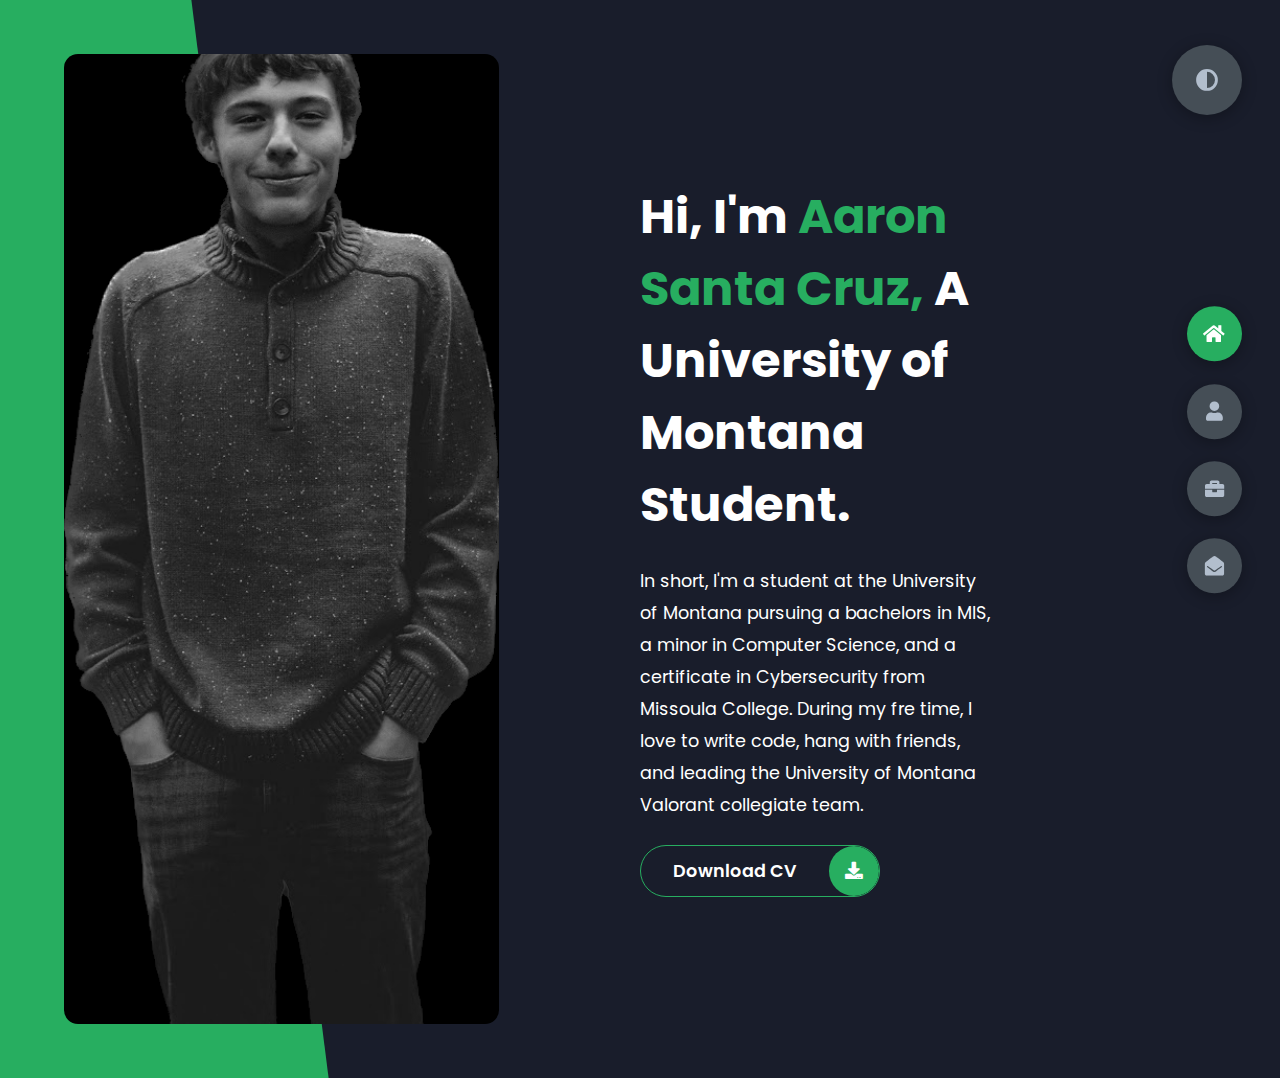
<file: index.html>
<!DOCTYPE html>
<html lang="en">

<head>
    <meta charset="UTF-8">
    <meta http-equiv="X-UA-Compatible" content="IE=edge">
    <meta name="viewport" content="width=device-width, initial-scale=1.0">
    <title>Portfolio</title>
    <link rel="stylesheet" href="styles/styles.css">
    <link rel="preconnect" href="https://fonts.googleapis.com">
    <link rel="preconnect" href="https://fonts.gstatic.com" crossorigin>
    <link rel="stylesheet" href="https://cdnjs.cloudflare.com/ajax/libs/font-awesome/5.15.4/css/all.min.css"
        integrity="sha512-1ycn6IcaQQ40/MKBW2W4Rhis/DbILU74C1vSrLJxCq57o941Ym01SwNsOMqvEBFlcgUa6xLiPY/NS5R+E6ztJQ=="
        crossorigin="anonymous" referrerpolicy="no-referrer" />
    <link href="https://fonts.googleapis.com/css2?family=Poppins:wght@400;500;600;700;800&display=swap"
        rel="stylesheet">

</head>

<body class="main-content">
    <header class="container header active" id="home">
        <div class="header-content">
            <div class="left-header">
                <div class="h-shape"></div>
                <div class="image">
                    <img src="img/hero.png" alt="">
                </div>
            </div>
            <div class="right-header">
                <h1 class="name">
                    Hi, I'm <span>Aaron Santa Cruz,</span>
                    A University of Montana Student.
                </h1>
                <p>
                    In short, I'm a student at the University of Montana pursuing a bachelors in MIS, a minor in Computer Science, and
                    a certificate in Cybersecurity from Missoula College. During my fre time,
                    I love to write code, hang with friends, and leading the University of Montana Valorant collegiate team.
                </p>
                <div class="btn-con">
                    <a href="Resume.pdf" class="main-btn">
                        <span class="btn-text">Download CV</span>
                        <span class="btn-icon"><i class="fas fa-download"></i></span>
                    </a>
                </div>
            </div>
        </div>
    </header>
    <main>
        <section class="container about" id="about">
            <div class="main-title">
                <h2>About <span>me</span><span class="bg-text">my stats</span></h2>
            </div>
            <div class="about-container">
                <div class="left-about">
                    <h4>About Me</h4>
                    <p>
                        I'm a student at the University of Montana pursuing a bachelors in MIS, a minor in Computer Science, and
                        a certificate in Cybersecurity from Missoula College. During my fre time,
                        I love to write code, hang with friends, and leading the University of Montana Valorant collegiate team.
                        <br> <br>
                        I also volunteer my time at a FIRST FRC robotics team, Team 3216, as a mentor. I help teach students how to code and build robots.
                        <br> <br>
                        I'm also a Valorant coach for a local high school team, Sentinel High School. I help teach the students how to play the game and how to improve while participating in tournaments.
                    </p>
                    <div class="btn-con">
                        <a href="Resume.pdf" class="main-btn">
                            <span class="btn-text">Download CV</span>
                            <span class="btn-icon"><i class="fas fa-download"></i></span>
                        </a>
                    </div>
                </div>
                <div class="right-about">
                    <div class="about-item">
                        <div class="abt-text">
                            <p class="large-text">20+</p>
                            <p class="small-text">Projects <br /> Completed</p>
                        </div>
                    </div>
                    <div class="about-item">
                        <div class="abt-text">
                            <p class="large-text">5+</p>
                            <p class="small-text">Years of <br /> Experience</p>
                        </div>
                    </div>
                    <div class="about-item">
                        <div class="abt-text">
                            <p class="large-text">50+</p>
                            <p class="small-text">Happy <br /> Team Members</p>
                        </div>
                    </div>
                    <div class="about-item">
                        <div class="abt-text">
                            <p class="large-text">1000s</p>
                            <p class="small-text">Hours of <br /> Research</p>
                        </div>
                    </div>
                </div>
            </div>
            <div class="about-stats">
                <h4 class="stat-title">My Skills</h4>
                <div class="progress-bars">
                    <div class="progress-bar">
                        <p class="prog-title">HTML5</p>
                        <div class="progress-con">
                            <p class="prog-text">80%</p>
                            <div class="progress">
                                <span class="html"></span>
                            </div>
                        </div>
                    </div>
                    <div class="progress-bar">
                        <p class="prog-title">CSS</p>
                        <div class="progress-con">
                            <p class="prog-text">50%</p>
                            <div class="progress">
                                <span class="css"></span>
                            </div>
                        </div>
                    </div>
                    <div class="progress-bar">
                        <p class="prog-title">C#</p>
                        <div class="progress-con">
                            <p class="prog-text">60%</p>
                            <div class="progress">
                                <span class="java"></span>
                            </div>
                        </div>
                    </div>
                    <div class="progress-bar">
                        <p class="prog-title">PHP</p>
                        <div class="progress-con">
                            <p class="prog-text">60%</p>
                            <div class="progress">
                                <span class="react"></span>
                            </div>
                        </div>
                    </div>
                    <div class="progress-bar">
                        <p class="prog-title">MySQL</p>
                        <div class="progress-con">
                            <p class="prog-text">65%</p>
                            <div class="progress">
                                <span class="sql"></span>
                            </div>
                        </div>
                    </div>
                    <div class="progress-bar">
                        <p class="prog-title">Python</p>
                        <div class="progress-con">
                            <p class="prog-text">85%</p>
                            <div class="progress">
                                <span class="python"></span>
                            </div>
                        </div>
                    </div>
                </div>
            </div>
            <h4 class="stat-title">My Timeline</h4>
            <div class="timeline">
                <!-- Education -->
                <!-- College 1 -->
                <div class="timeline-item">
                    <div class="tl-icon">
                        <i class="fas fa-user-graduate"></i>
                    </div>
                    <p class="tl-duration">2021 - Present</p>
                    <h5>Computer Science; Software Engineering<span> - University of Montana</span></h5>
                    <p>
                        Pursuing a minor in Computer Science.
                    </p>
                </div>
                <!-- College 2 -->
                <div class="timeline-item">
                    <div class="tl-icon">
                        <i class="fas fa-user-graduate"></i>
                    </div>
                    <p class="tl-duration">2021 - Present</p>
                    <h5>Management Information Systems<span> - University of Montana</span></h5>
                    <p>
                        Pursuing a Bachelor's Degree in Management Information Systems.
                    </p>
                </div>
                <!-- College 3 -->
                <div class="timeline-item">
                    <div class="tl-icon">
                        <i class="fas fa-user-graduate"></i>
                    </div>
                    <p class="tl-duration">2021 - 2023</p>
                    <h5>Cybersecurity<span> - Missoula College</span></h5>
                    <p>
                        Received a Certificate in Cybersecurity.
                    </p>
                </div>
                <!-- Work -->
                <div class="timeline-item">
                    <div class="tl-icon">
                        <i class="fas fa-briefcase"></i>
                    </div>
                    <p class="tl-duration">2023 - Present</p>
                    <h5>Camp Counselor<span> - Camp Fire Western Montana</span></h5>
                    <p>
                        I work as a camp counselor for Camp Fire Western Montana. I work with elementary school kids after school and during the summer to help them learn and grow.
                    </p>
                </div>
        </section>
        <section class="container" id="portfolio">
            <div class="main-title">
                <h2>My <span>Portfolio</span><span class="bg-text">My Work</span></h2>
            </div>
            <p class="port-text">
                Here are my most recent projects.
            </p>
            <div class="portfolios">
                <div class="portfolio-item">
                    <div class="image">
                        <img src="img/mrt.jpeg" alt="">
                    </div>
                    <div class="hover-items">
                        <h3>Point Tracker</h3>
                        <div class="icons">
                            <a href="https://github.com/aaron-sc/point-tracker-public" class="icon">
                                <i class="fab fa-github"></i>
                            </a>
                        </div>
                    </div>
                </div>
                <div class="portfolio-item">
                    <div class="image">
                        <img src="img/openai.jpeg" alt="">
                    </div>
                    <div class="hover-items">
                        <h3>Valorant DB - Utilizes OpenAI</h3>
                        <div class="icons">
                            <a href="http://webdev.cs.umt.edu/~as136877/index.php" class="icon">
                                <i class="fab fa-chrome"></i>
                            </a>
                        </div>
                    </div>
                </div>
                <div class="portfolio-item">
                    <div class="image">
                        <img src="img/spell.webp" alt="">
                    </div>
                    <div class="hover-items">
                        <h3>NYT S.B. Solver</h3>
                        <div class="icons">
                            <a href="https://replit.com/@11legos/NYT-SBEE" class="icon">
                                <i class="fab fa-chrome"></i>
                            </a>
                        </div>
                    </div>
                </div>
            </div>
        </section>
        <section class="container contact" id="contact">
            <div class="contact-container">
                <div class="main-title">
                    <h2>Contact <span>Me</span><span class="bg-text">Contact</span></h2>
                </div>
                <div class="contact-content-con">
                    <div class="left-contact">
                        <h4>Contact me here</h4>
                        <p>
                            Feel free to contact me during the weekdays from 8am to 5pm MST. If I don't answer please
                            leave a voicemail and I will get back to you as soon as possible.
                        </p>
                        <div class="contact-info">
                            <div class="contact-item">
                                <div class="icon">
                                    <i class="fas fa-map-marker-alt"></i>
                                    <span>Location:<br>Missoula, Montana</span>
                                </div>
                            </div>
                            <br>
                            <div class="contact-item">
                                <div class="icon">
                                    <i class="fas fa-envelope"></i>
                                    <span>Email:<br>aaron.santacruz03@gmail.com</span>
                                </div>
                            </div>
                            <br>
                            <div class="contact-item">
                                <div class="icon">
                                    <i class="fas fa-user-graduate"></i>
                                    <span>Education: <br> University of Montana</span>
                                </div>
                            </div>
                            <br>
                            <div class="contact-item">
                                <div class="icon">
                                    <i class="fas fa-phone fa-phone-alt"></i>
                                    <span>Mobile Number: <br> (406) 240-6280</span>
                                </div>
                            </div>
                        </div>
                        <div class="contact-icons">
                            <div class="contact-icon">
                                <a href="https://www.facebook.com/profile.php?id=100072441332986" target="_blank">
                                    <i class="fab fa-facebook-f"></i>
                                </a>
                                <a href="https://github.com/aaron-sc" target="_blank">
                                    <i class="fab fa-github"></i>
                                </a>
                                <a href="https://www.linkedin.com/in/aaron-s-c/" target="_blank">
                                    <i class="fab fa-linkedin-in"></i>
                                </a>
                            </div>

                        </div>
                    </div>
                </div>
            </div>
        </section>
    </main>

    <div class="controls">
        <div class="control active-btn" data-id="home">
            <i class="fas fa-home"></i>
        </div>
        <div class="control" data-id="about">
            <i class="fas fa-user"></i>
        </div>
        <div class="control" data-id="portfolio">
            <i class="fas fa-briefcase"></i>
        </div>
        <div class="control" data-id="contact">
            <i class="fas fa-envelope-open"></i>
        </div>
    </div>
    <div class="theme-btn">
        <i class="fas fa-adjust"></i>
    </div>
    <script src="app.js"></script>
</body>

</html>
</file>
<file: styles/styles.css>
* {
  margin: 0;
  padding: 0;
  box-sizing: border-box;
  list-style: none;
}

:root {
  --color-primary: #191d2b;
  --color-secondary: #27AE60;
  --color-white: #FFFFFF;
  --color-black: #000;
  --color-grey0: #f8f8f8;
  --color-grey-1: #dbe1e8;
  --color-grey-2: #b2becd;
  --color-grey-3: #6c7983;
  --color-grey-4: #454e56;
  --color-grey-5: #2a2e35;
  --color-grey-6: #12181b;
  --br-sm-2: 14px;
  --box-shadow-1: 0 3px 15px rgba(0,0,0,.3);
}

.light-mode {
  --color-primary: #FFFFFF;
  --color-secondary: #F56692;
  --color-white: #454e56;
  --color-black: #000;
  --color-grey0: #f8f8f8;
  --color-grey-1: #6c7983;
  --color-grey-2: #6c7983;
  --color-grey-3: #6c7983;
  --color-grey-4: #454e56;
  --color-grey-5: #f8f8f8;
  --color-grey-6: #12181b;
}

body {
  background-color: var(--color-primary);
  font-family: "Poppins", sans-serif;
  font-size: 1.1rem;
  color: var(--color-white);
  transition: all 0.4s ease-in-out;
}

a {
  display: inline-block;
  text-decoration: none;
  color: inherit;
  font-family: inherit;
}

header {
  min-height: 100vh;
  color: var(--color-white);
  overflow: hidden;
  padding: 0 !important;
}

section {
  min-height: 100vh;
  width: 100%;
  position: absolute;
  left: 0;
  top: 0;
  padding: 3rem 18rem;
}

.container {
  display: none;
  transform: translateY(-100%) scale(0);
  transition: all 0.4s ease-in-out;
  background-color: var(--color-primary);
}

.active {
  display: block;
  animation: appear 1s ease-in-out;
  transform: translateY(0) scaleY(1);
}
@keyframes appear {
  0% {
    transform: translateY(-100%) scaleY(0);
  }
  100% {
    transform: translateY(0) scaleY(1);
  }
}

.controls {
  position: fixed;
  z-index: 10;
  top: 50%;
  right: 3%;
  display: flex;
  flex-direction: column;
  align-items: center;
  justify-content: center;
  transform: translateY(-50%);
}
.controls .control {
  padding: 1rem;
  cursor: pointer;
  background-color: var(--color-grey-4);
  width: 55px;
  height: 55px;
  border-radius: 50%;
  display: flex;
  justify-content: center;
  align-items: center;
  margin: 0.7rem 0;
  box-shadow: var(--box-shadow-1);
}
.controls .control i {
  font-size: 1.2rem;
  color: var(--color-grey-2);
  pointer-events: none;
}
.controls .active-btn {
  background-color: var(--color-secondary);
  transition: all 0.4s ease-in-out;
}
.controls .active-btn i {
  color: var(--color-white);
}

.theme-btn {
  top: 5%;
  right: 3%;
  width: 70px;
  height: 70px;
  border-radius: 50%;
  background-color: var(--color-grey-4);
  cursor: pointer;
  position: fixed;
  display: flex;
  justify-content: center;
  align-items: center;
  box-shadow: 0 3px 15px rgba(0, 0, 0, 0.3);
  transition: all 0.1s ease-in-out;
}
.theme-btn:active {
  transform: translateY(-3px);
}
.theme-btn i {
  font-size: 1.4rem;
  color: var(--color-grey-2);
  pointer-events: none;
}

/*Header-content*/
.header-content {
  display: grid;
  grid-template-columns: repeat(2, 1fr);
  min-height: 100vh;
}
.header-content .left-header {
  display: flex;
  align-items: center;
  position: relative;
}
.header-content .left-header .h-shape {
  transition: all 0.4s ease-in-out;
  width: 65%;
  height: 100%;
  background-color: var(--color-secondary);
  position: absolute;
  left: 0;
  top: 0;
  z-index: -1;
  clip-path: polygon(0 0, 46% 0, 79% 100%, 0% 100%);
}
.header-content .left-header .image {
  border-radius: var(--br-sm-2);
  height: 90%;
  width: 68%;
  margin-left: 4rem;
  background-color: var(--color-black);
  transition: all 0.4s ease-in-out;
}
.header-content .left-header .image img {
  width: 100%;
  height: 100%;
  object-fit: cover;
  transition: all 0.4s ease-in-out;
  filter: grayscale(100%);
}
.header-content .left-header .image img:hover {
  filter: grayscale(0);
}
.header-content .right-header {
  display: flex;
  flex-direction: column;
  justify-content: center;
  padding-right: 18rem;
}
.header-content .right-header .name {
  font-size: 3rem;
}
.header-content .right-header .name span {
  color: var(--color-secondary);
}
.header-content .right-header p {
  margin: 1.5rem 0;
  line-height: 2rem;
}

/*About*/
.about-container {
  display: grid;
  grid-template-columns: repeat(2, 1fr);
  padding-top: 3.5rem;
  padding-bottom: 5rem;
}
.about-container .right-about {
  display: grid;
  grid-template-columns: repeat(2, 1fr);
  grid-gap: 2rem;
}
.about-container .right-about .about-item {
  border: 1px solid var(--color-grey-5);
  border-radius: 5px;
  transition: all 0.4s ease-in-out;
  box-shadow: 1px 2px 15px rgba(0, 0, 0, 0.1);
}
.about-container .right-about .about-item:hover {
  cursor: default;
  transform: translateY(-5px);
  border: 1px solid var(--color-secondary);
  box-shadow: 1px 4px 15px rgba(0, 0, 0, 0.32);
}
.about-container .right-about .about-item .abt-text {
  padding: 1.5rem;
  display: flex;
  flex-direction: column;
}
.about-container .right-about .about-item .abt-text .large-text {
  font-size: 3rem;
  font-weight: 700;
  color: var(--color-secondary);
}
.about-container .right-about .about-item .abt-text .small-text {
  padding-left: 3rem;
  position: relative;
  text-transform: uppercase;
  font-size: 1.2rem;
  color: var(--color-grey-1);
  letter-spacing: 2px;
}
.about-container .right-about .about-item .abt-text .small-text::before {
  content: "";
  position: absolute;
  left: 0;
  top: 15px;
  width: 2rem;
  height: 2px;
  background-color: var(--color-grey-5);
}
.about-container .left-about {
  padding-right: 5rem;
}
.about-container .left-about p {
  line-height: 2rem;
  padding: 1rem;
  color: var(--color-grey-1);
}
.about-container .left-about h4 {
  font-size: 2rem;
  text-transform: uppercase;
}

.about-stats {
  padding-bottom: 4rem;
}
.about-stats .progress-bars {
  display: grid;
  grid-template-columns: repeat(2, 1fr);
  grid-gap: 2rem;
}
.about-stats .progress-bars .progress-bar {
  display: flex;
  flex-direction: column;
}
.about-stats .progress-bars .progress-bar .prog-title {
  text-transform: uppercase;
  font-weight: 500;
}
.about-stats .progress-bars .progress-bar .progress-con {
  display: flex;
  align-items: center;
}
.about-stats .progress-bars .progress-bar .progress-con .prog-text {
  color: var(--color-grey-2);
}
.about-stats .progress-bars .progress-bar .progress-con .progress {
  width: 100%;
  height: 0.45rem;
  background-color: var(--color-grey-4);
  margin-left: 1rem;
  position: relative;
}
.about-stats .progress-bars .progress-bar .progress-con .progress span {
  position: absolute;
  top: 0;
  left: 0;
  height: 100%;
  background-color: var(--color-secondary);
  transition: all 0.4s ease-in-out;
  width: 60%;
}
.about-stats .progress-bars .progress-bar .progress-con .progress .html {
  width: 80%;
}
.about-stats .progress-bars .progress-bar .progress-con .progress .css {
  width: 50%;
}
.about-stats .progress-bars .progress-bar .progress-con .progress .java {
  width: 60%;
}
.about-stats .progress-bars .progress-bar .progress-con .progress .php {
  width: 60%;
}
.about-stats .progress-bars .progress-bar .progress-con .progress .sql {
  width: 65%;
}
.about-stats .progress-bars .progress-bar .progress-con .progress .python {
  width: 85%;
}

.stat-title {
  text-transform: uppercase;
  font-size: 1.4rem;
  text-align: center;
  padding: 3.5rem 0;
  position: relative;
}
.stat-title::before {
  content: "";
  position: absolute;
  left: 50%;
  top: 0;
  width: 40%;
  height: 1px;
  background-color: var(--color-grey-5);
  transform: translateX(-50%);
}

/*Timeline*/
.timeline {
  display: grid;
  grid-template-columns: repeat(2, 1fr);
  grid-gap: 2rem;
  padding-bottom: 3rem;
}
.timeline .timeline-item {
  position: relative;
  padding-left: 3rem;
  border-left: 1px solid var(--color-grey-5);
}
.timeline .timeline-item .tl-icon {
  position: absolute;
  left: -27px;
  top: 0;
  background-color: var(--color-secondary);
  width: 50px;
  height: 50px;
  border-radius: 50%;
  display: flex;
  align-items: center;
  justify-content: center;
}
.timeline .timeline-item .tl-icon i {
  font-size: 1.3rem;
}
.timeline .timeline-item .tl-duration {
  padding: 0.2rem 0.6rem;
  background-color: var(--color-grey-5);
  border-radius: 15px;
  display: inline-block;
  font-size: 0.8rem;
  text-transform: uppercase;
  font-weight: 500;
}
.timeline .timeline-item h5 {
  padding: 1rem 0;
  text-transform: uppercase;
  font-size: 1.3rem;
  font-weight: 600;
}
.timeline .timeline-item h5 span {
  color: var(--color-grey-2);
  font-weight: 500;
  font-size: 1.2rem;
}
.timeline .timeline-item p {
  color: var(--color-grey-2);
}

.port-text {
  padding: 2rem 0;
  text-align: center;
}

.portfolios {
  display: grid;
  grid-template-columns: repeat(3, 1fr);
  grid-gap: 2rem;
  margin-top: 3rem;
}
.portfolios .portfolio-item {
  position: relative;
  border-radius: 15px;
}
.portfolios .portfolio-item img {
  width: 100%;
  height: 300px;
  object-fit: cover;
  border-radius: 15px;
}
.portfolios .portfolio-item .hover-items {
  width: 100%;
  height: 100%;
  background-color: var(--color-secondary);
  position: absolute;
  left: 0;
  top: 0;
  border-radius: 15px;
  display: flex;
  justify-content: center;
  align-items: center;
  flex-direction: column;
  opacity: 0;
  transform: scale(0);
  transition: all 0.4s ease-in-out;
}
.portfolios .portfolio-item .hover-items h3 {
  font-size: 1.5rem;
  color: var(--color-white);
  margin-bottom: 1.5rem;
}
.portfolios .portfolio-item .hover-items .icons {
  display: flex;
  justify-content: center;
  align-items: center;
}
.portfolios .portfolio-item .hover-items .icons .icon {
  background-color: var(--color-primary);
  border-radius: 50%;
  width: 50px;
  height: 50px;
  display: flex;
  align-items: center;
  justify-content: center;
  margin: 0 1rem;
  cursor: pointer;
  transition: all 0.4s ease-in-out;
}
.portfolios .portfolio-item .hover-items .icons .icon i {
  font-size: 1.5rem;
  color: var(--color-white);
  margin: 0 1rem;
}
.portfolios .portfolio-item .hover-items .icons .icon:hover {
  background-color: var(--color-white);
}
.portfolios .portfolio-item .hover-items .icons .icon:hover i {
  color: var(--color-primary);
}

.portfolio-item:hover .hover-items {
  opacity: 1;
  transform: scale(1);
}

.blogs {
  display: grid;
  grid-template-columns: repeat(3, 1fr);
  grid-gap: 2rem;
  margin-top: 3rem;
}
.blogs .blog {
  position: relative;
  background-color: var(--color-grey-5);
  border-radius: 5px;
  box-shadow: 1px 1px 20px rgba(0, 0, 0, 0.1);
  transition: all 0.4s ease-in-out;
}
.blogs .blog:hover {
  box-shadow: 1px 1px 20px rgba(0, 0, 0, 0.3);
  transform: translateY(-5px);
  transition: all 0.4s ease-in-out;
}
.blogs .blog:hover img {
  filter: grayscale(0);
  transform: scale(1.1);
  box-shadow: 0px 4px 15px rgba(0, 0, 0, 0.8);
}
.blogs .blog img {
  width: 100%;
  height: 300px;
  object-fit: cover;
  border-top-left-radius: 5px;
  border-top-right-radius: 5px;
  filter: grayscale(100%);
  transition: all 0.4s ease-in-out;
}
.blogs .blog .blog-text {
  margin-top: -7px;
  padding: 1.1rem;
  border-top: 8px solid var(--color-secondary);
}
.blogs .blog .blog-text h4 {
  font-size: 1.5rem;
  margin-bottom: 0.7rem;
  transition: all 0.4s ease-in-out;
  cursor: pointer;
}
.blogs .blog .blog-text h4:hover {
  color: var(--color-secondary);
}
.blogs .blog .blog-text p {
  color: var(--color-grey-2);
  line-height: 2rem;
  padding-bottom: 1rem;
}

.contact-content-con {
  display: flex;
  padding-top: 3.5rem;
}
.contact-content-con .left-contact {
  flex: 2;
}
.contact-content-con .left-contact h4 {
  margin-top: 1rem;
  font-size: 2rem;
  text-transform: uppercase;
}
.contact-content-con .left-contact p {
  margin: 1rem 0;
  line-height: 2rem;
}
.contact-content-con .left-contact .contact-info .contact-item {
  display: flex;
  align-items: center;
  justify-content: space-between;
}
.contact-content-con .left-contact .contact-info .contact-item p {
  margin: 0.3rem 0 !important;
  padding: 0 !important;
}
.contact-content-con .left-contact .contact-info .contact-item .icon {
  display: grid;
  grid-template-columns: 40px 1fr;
}
.contact-content-con .left-contact .contact-info .contact-item .icon i {
  display: flex;
  align-items: center;
  font-size: 1.3rem;
}
.contact-content-con .left-contact .contact-icon {
  display: flex;
  margin-top: 2rem;
}
.contact-content-con .left-contact .contact-icon a {
  display: flex;
  align-items: center;
  color: var(--color-white);
  background-color: var(--color-grey-5);
  cursor: pointer;
  justify-content: center;
  width: 50px;
  height: 50px;
  border-radius: 50%;
  margin: 0 0.4rem;
  transition: all 0.4s ease-in-out;
}
.contact-content-con .left-contact .contact-icon a:hover {
  background-color: var(--color-secondary);
}
.contact-content-con .left-contact .contact-icon a:hover i {
  color: var(--color-primary);
}
.contact-content-con .left-contact .contact-icon a i {
  display: flex;
  align-items: center;
  justify-content: center;
  font-size: 1.3rem;
}
.contact-content-con .right-contact {
  flex: 3;
  margin-left: 3rem;
}
.contact-content-con .right-contact .input-control {
  margin: 1.5rem 0;
}
.contact-content-con .right-contact .input-control input, .contact-content-con .right-contact .input-control textarea {
  border-radius: 30px;
  font-weight: inherit;
  font-size: inherit;
  font-family: inherit;
  padding: 0.8rem 1.1rem;
  outline: none;
  border: none;
  background-color: var(--color-grey-5);
  width: 100%;
  color: var(--color-white);
  resize: none;
}
.contact-content-con .right-contact .i-c-2 {
  display: flex;
}
.contact-content-con .right-contact .i-c-2 :last-child {
  margin-left: 1.5rem;
}
.contact-content-con .right-contact .submit-btn {
  display: flex;
  justify-content: flex-start;
}

/*Independed components*/
.btn-con {
  display: flex;
  align-self: flex-start;
}

.main-btn {
  border-radius: 30px;
  color: inherit;
  font-weight: 600;
  position: relative;
  border: 1px solid var(--color-secondary);
  display: flex;
  align-self: flex-start;
  align-items: center;
  overflow: hidden;
}
.main-btn .btn-text {
  padding: 0 2rem;
}
.main-btn .btn-icon {
  background-color: var(--color-secondary);
  display: flex;
  align-items: center;
  justify-content: center;
  border-radius: 50%;
  padding: 1rem;
}
.main-btn::before {
  content: "";
  position: absolute;
  top: 0;
  right: 0;
  transform: translateX(100%);
  transition: all 0.4s ease-out;
  z-index: -1;
}
.main-btn:hover {
  transition: all 0.4s ease-out;
}
.main-btn:hover::before {
  width: 100%;
  height: 100%;
  background-color: var(--color-secondary);
  transform: translateX(0);
  transition: all 0.4s ease-out;
}

.main-title {
  text-align: center;
}
.main-title h2 {
  position: relative;
  text-transform: uppercase;
  font-size: 4rem;
  font-weight: 700;
}
.main-title h2 span {
  color: var(--color-secondary);
}
.main-title h2 .bg-text {
  position: absolute;
  top: 50%;
  left: 50%;
  color: var(--color-grey-5);
  transition: all 0.4s ease-in-out;
  z-index: -1;
  transform: translate(-50%, -50%);
  font-weight: 800;
  font-size: 6.3rem;
}

.about-container .left-about p {
  padding-left: 0;
}

@media screen and (max-width: 600px) {
  header {
    padding: 0 !important;
  }

  .theme-btn {
    width: 50px;
    height: 50px;
  }

  .header-content {
    grid-template-columns: repeat(1, 1fr);
    padding-bottom: 6rem;
  }

  .left-header .h-shape {
    display: none;
  }

  .right-header {
    grid-row: 1;
    padding-right: 0rem !important;
    width: 90%;
    margin: 0 auto;
  }
  .right-header .name {
    font-size: 2.5rem !important;
    text-align: center;
    padding-top: 3rem;
  }

  .header-content .left-header .image {
    margin: 0 auto;
    width: 90%;
  }

  .controls {
    top: auto;
    bottom: 0;
    flex-direction: row;
    justify-content: center;
    left: 50%;
    transform: translateX(-50%);
    width: 100%;
    background-color: var(--color-grey-5);
  }
  .controls .control {
    margin: 1rem 0.3rem;
  }

  .about-container {
    grid-template-columns: repeat(1, 1fr);
  }
  .about-container .right-about {
    grid-template-columns: repeat(1, 1fr);
    padding-top: 2.5rem;
  }
  .about-container .left-about {
    padding-right: 0;
  }
  .about-container .left-about p {
    padding-left: 0;
  }

  .timeline {
    grid-template-columns: repeat(1, 1fr);
    padding-bottom: 6rem;
  }

  .container {
    padding: 2rem 2.5rem !important;
  }

  .about-stats .progress-bars {
    grid-template-columns: repeat(1, 1fr);
  }

  .portfolios {
    grid-template-columns: repeat(1, 1fr);
    padding-bottom: 6rem;
    margin-top: 1rem;
  }

  .blogs {
    grid-template-columns: repeat(1, 1fr);
    padding-bottom: 6rem;
  }

  .contact-content-con {
    flex-direction: column;
  }
  .contact-content-con .right-contact {
    margin-left: 0;
    margin-top: 2.5rem;
  }

  .contact-content-con .right-contact .i-c-2 {
    flex-direction: column;
  }

  .contact-content-con .right-contact .i-c-2 :last-child {
    margin-left: 0;
    margin-top: 1.5rem;
  }

  .contact-content-con .right-contact {
    margin-bottom: 6rem;
  }

  .contact-item {
    flex-direction: column;
    margin: 1rem 0;
  }
  .contact-item p {
    font-size: 15px;
    color: var(--color-grey-2);
  }
  .contact-item span {
    font-size: 15px;
  }
  .contact-item .icon {
    grid-template-columns: 25px 1fr;
  }

  .main-title h2 {
    font-size: 2rem;
  }
  .main-title h2 span {
    font-size: 2.3rem;
  }
  .main-title h2 .bg-text {
    font-size: 2.3rem;
  }
}
@media screen and (max-width: 1432px) {
  .container {
    padding: 7rem 11rem;
  }

  .contact-content-con {
    flex-direction: column;
  }
  .contact-content-con .right-contact {
    margin-left: 0;
    margin-top: 2.5rem;
  }

  .contact-content-con .right-contact .i-c-2 {
    flex-direction: column;
  }

  .contact-content-con .right-contact .i-c-2 :last-child {
    margin-left: 0;
    margin-top: 1.5rem;
  }

  .contact-content-con .right-contact {
    margin-bottom: 6rem;
  }

  .main-title h2 .bg-text {
    font-size: 5.5rem;
  }
}
@media screen and (max-width: 1250px) {
  .blogs {
    grid-template-columns: repeat(2, 1fr);
    margin-top: 6rem;
  }

  .portfolios {
    grid-template-columns: repeat(2, 1fr);
  }

  .header-content .right-header {
    padding-right: 9rem;
  }
}
@media screen and (max-width: 660px) {
  .blogs {
    grid-template-columns: repeat(1, 1fr);
  }

  .portfolios {
    grid-template-columns: repeat(1, 1fr);
  }
}
@media screen and (max-width: 1070px) {
  .about-container {
    grid-template-columns: repeat(1, 1fr);
  }
  .about-container .right-about {
    padding-top: 2.5rem;
  }

  .main-title h2 {
    font-size: 4rem;
  }
  .main-title h2 span {
    font-size: 4rem;
  }
  .main-title h2 .bg-text {
    font-size: 4.5rem;
  }
}
@media screen and (max-width: 970px) {
  .container {
    padding: 7rem 6rem;
  }

  .about-container .left-about {
    padding-right: 0rem;
  }

  .header-content {
    grid-template-columns: repeat(1, 1fr);
    padding-bottom: 6rem;
  }

  .left-header .h-shape {
    display: none;
  }
  .left-header .image {
    width: 90% !important;
    margin: 0 auto !important;
  }

  .right-header {
    grid-row: 1;
    padding-right: 0rem !important;
    width: 90%;
    margin: 0 auto;
  }
  .right-header .name {
    font-size: 2.5rem !important;
    text-align: center;
    padding-top: 3rem;
  }
}
@media screen and (max-width: 700px) {
  .container {
    padding: 7rem 3rem;
  }

  .about-stats .progress-bars {
    grid-template-columns: repeat(1, 1fr);
  }

  .about-container .right-about {
    grid-template-columns: repeat(1, 1fr);
  }

  .timeline {
    grid-template-columns: repeat(1, 1fr);
  }

  .main-title h2 {
    font-size: 3rem;
  }
  .main-title h2 span {
    font-size: 3rem;
  }
  .main-title h2 .bg-text {
    font-size: 4rem;
  }
}

/*# sourceMappingURL=styles.css.map */
</file>
